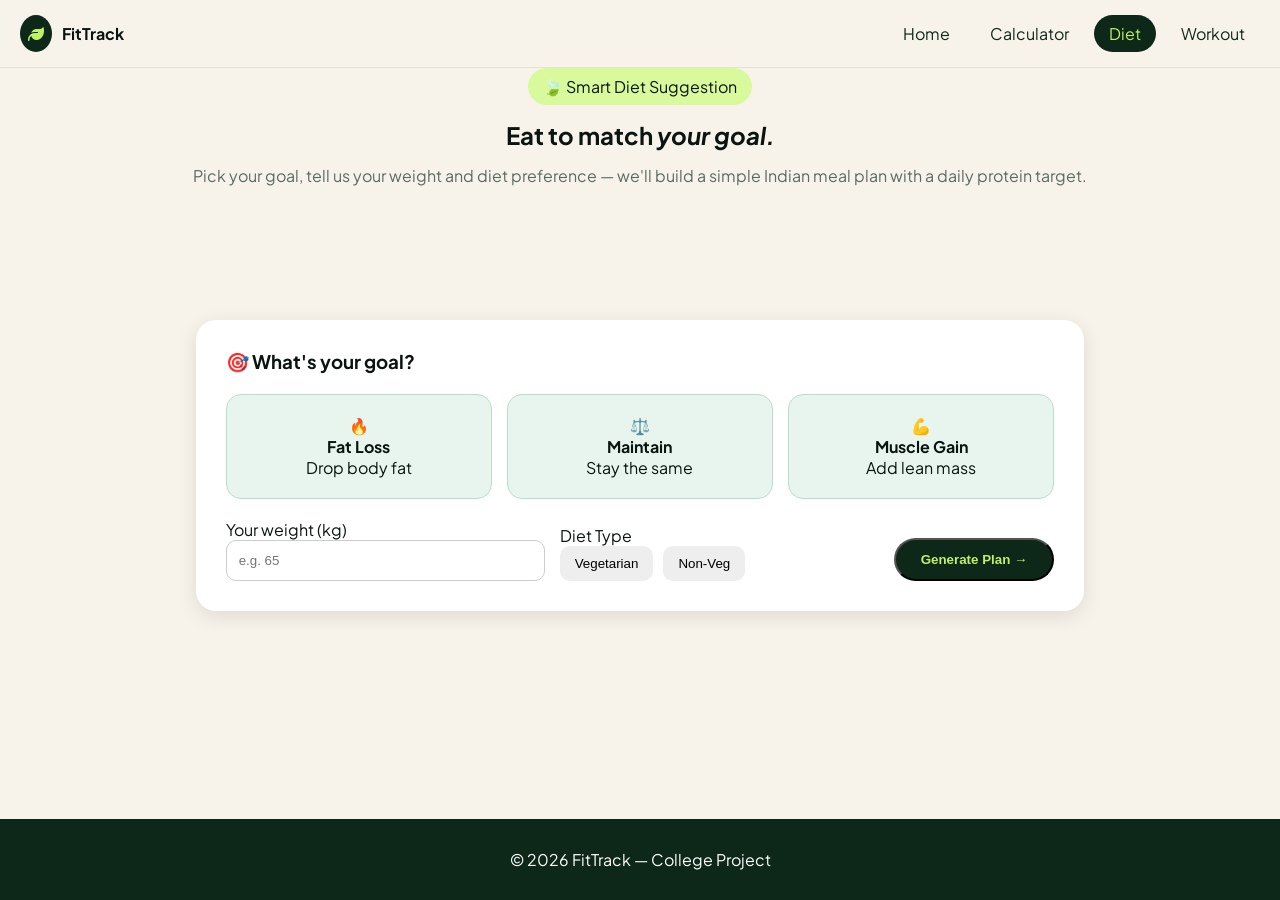
<file: diet.html>
<!DOCTYPE html>
<html lang="en">
<head>
  <meta charset="UTF-8">
  <meta name="viewport" content="width=device-width, initial-scale=1.0">
  <title>Diet Plan — FitTrack</title>

  <!-- Fonts -->
  <link href="https://fonts.googleapis.com/css2?family=Fraunces:wght@400;500&family=Plus+Jakarta+Sans:wght@400;600;700&display=swap" rel="stylesheet">

  <!-- Icons -->
  <link rel="stylesheet" href="https://cdnjs.cloudflare.com/ajax/libs/font-awesome/6.5.1/css/all.min.css">

  <!-- CSS -->
  <link rel="stylesheet" href="style.css">
</head>

<body>

<!-- ===== NAVBAR ===== -->
<nav class="navbar">
  <div class="nav-wrap">
    
    <a href="index.html" class="logo">
      <span class="logo-badge"><i class="fa-solid fa-leaf"></i></span>
      FitTrack
    </a>

    <button class="nav-toggle">
      <i class="fa-solid fa-bars"></i>
    </button>

    <ul class="nav-links">
      <li><a href="index.html">Home</a></li>
      <li><a href="calculator.html">Calculator</a></li>
      <li><a href="diet.html" class="active">Diet</a></li>
      <li><a href="workout.html">Workout</a></li>
    </ul>
  </div>
</nav>

<!-- ===== HERO ===== -->
<section class="diet-hero">
  <div class="container center">
    <span class="badge">🍃 Smart Diet Suggestion</span>

    <h1>Eat to match <em>your goal.</em></h1>

    <p class="hero-sub">
      Pick your goal, tell us your weight and diet preference —
      we'll build a simple Indian meal plan with a daily protein target.
    </p>
  </div>
</section>

<div class="container">

  <div class="diet-card">

    <h3>🎯 What's your goal?</h3>

    <!-- GOAL -->
    <div class="goal-grid">
      <div class="goal-box" data-goal="loss">
        🔥
        <h4>Fat Loss</h4>
        <p>Drop body fat</p>
      </div>

      <div class="goal-box" data-goal="maintain">
        ⚖️
        <h4>Maintain</h4>
        <p>Stay the same</p>
      </div>

      <div class="goal-box" data-goal="gain">
        💪
        <h4>Muscle Gain</h4>
        <p>Add lean mass</p>
      </div>
    </div>

    <!-- INPUT -->
    <div class="diet-inputs">

      <div>
        <label>Your weight (kg)</label>
        <input type="number" id="dietWeight" placeholder="e.g. 65">
      </div>

      <div>
        <label>Diet Type</label>
        <div class="diet-type">
          <button type="button" class="type-btn" data-type="veg">Vegetarian</button>
          <button type="button" class="type-btn" data-type="nonveg">Non-Veg</button>
        </div>
      </div>

      <div class="btn-box">
        <button id="generateBtn" class="btn btn-primary">
          Generate Plan →
        </button>
      </div>

    </div>

  </div>

  <!-- RESULT -->
  <div id="dietResults"></div>

</div>

<!-- ===== FOOTER ===== -->
<footer class="footer">
  <div class="container">
    <div class="footer-bottom">
      © 2026 FitTrack — College Project
    </div>
  </div>
</footer>

<script src="script.js"></script>

<script>
document.addEventListener("DOMContentLoaded", function(){
  if(typeof initDiet === "function"){
    initDiet();
  }
});
</script>
</body>
</html>
</file>
<file: style.css>
:root {
  --cream: #F7F3EA;
  --cream-dark: #EFE8D6;
  --forest: #0D2818;
  --forest-soft: #15402A;
  --emerald: #10B981;
  --lime: #BEF264;
  --lime-soft: #D9F99D;
  --ink: #0A1410;
  --muted: #5A6B63;
  --card: #FFFFFF;
  --border: #E5E1D5;
}

/* RESET */
* {
  margin: 0;
  padding: 0;
  box-sizing: border-box;
}

body {
  font-family: 'Plus Jakarta Sans', sans-serif;
  background: var(--cream);
  color: var(--ink);
  min-height: 100vh;
  display: flex;
  flex-direction: column;
}

footer.footer {
  margin-top: auto;
}

/* CONTAINER */
.container {
  max-width: 1200px;
  margin: auto;
  padding: 0 20px;
}

/* NAVBAR */
.navbar {
  position: sticky;
  top: 0;
  background: rgba(247,243,234,0.9);
  backdrop-filter: blur(10px);
  border-bottom: 1px solid var(--border);
}

.nav-wrap {
  display: flex;
  justify-content: space-between;
  align-items: center;
  padding: 15px 20px;
}

.logo {
  display: flex;
  align-items: center;
  gap: 10px;
  font-weight: 600;
}

.logo-badge {
  background: var(--forest);
  color: var(--lime);
  padding: 8px;
  border-radius: 50%;
}

.nav-links {
  display: flex;
  gap: 10px;
  list-style: none;
}

.nav-links a {
  padding: 8px 15px;
  border-radius: 20px;
  text-decoration: none;
  color: var(--forest);
}

.nav-links a.active,
.nav-links a:hover {
  background: var(--forest);
  color: var(--lime);
}

.nav-toggle {
  display: none;
  font-size: 20px;
  background: none;
  border: none;
}

/* HERO */
.hero {
  padding: 60px 0;
}

.hero-grid {
  display: grid;
  grid-template-columns: 1fr 1fr;
  gap: 40px;
  align-items: center;
}

.hero h1 {
  font-size: 42px;
}

.hero em {
  color: var(--emerald);
}

.hero-sub {
  margin: 15px 0;
  color: var(--muted);
}

.hero-actions {
  display: flex;
  gap: 15px;
  margin: 20px 0;
}

.btn {
  padding: 12px 25px;
  border-radius: 25px;
  text-decoration: none;
  font-weight: 600;
}

.btn-primary {
  background: var(--forest);
  color: var(--lime);
}

.btn-outline {
  border: 2px solid var(--forest);
  color: var(--forest);
}

/* IMAGE */
.hero-visual img {
  width: 100%;
  border-radius: 20px;
}

/* FEATURES */
.feature-grid {
  display: grid;
  grid-template-columns: repeat(3, 1fr);
  gap: 20px;
}

.feature-card {
  background: var(--card);
  padding: 25px;
  border-radius: 20px;
  border: 1px solid var(--border);
  text-align: center;
  transition: 0.3s;
}

.feature-card:hover {
  transform: translateY(-5px);
}

.feature-icon {
  font-size: 25px;
  margin-bottom: 10px;
}

/* FOOTER */
.footer {
  background: var(--forest);
  color: white;
  padding: 30px 0;
  text-align: center;
}

/* WORKOUT PAGE */
.workout-grid {
  display: grid;
  grid-template-columns: repeat(2, 1fr);
  gap: 20px;
}

.workout-card {
  background: white;
  border-radius: 20px;
  overflow: hidden;
  border: 1px solid var(--border);
}

.workout-card img {
  width: 100%;
}

.workout-body {
  padding: 20px;
}

.exercise-list {
  list-style: none;
}

.exercise-list li {
  padding: 8px 0;
  border-bottom: 1px dashed var(--border);
}

/* TABS */
.day-tabs {
  text-align: center;
  margin: 20px 0;
}

.day-tab {
  padding: 10px 20px;
  border-radius: 20px;
  border: 1px solid var(--border);
  background: white;
  margin: 5px;
  cursor: pointer;
}

.day-tab.active {
  background: var(--forest);
  color: var(--lime);
}

/* MOBILE */
@media(max-width:768px) {
  .hero-grid {
    grid-template-columns: 1fr;
  }

  .feature-grid {
    grid-template-columns: 1fr;
  }

  .workout-grid {
    grid-template-columns: 1fr;
  }

  .nav-toggle {
    display: block;
  }

  .nav-links {
    display: none;
    flex-direction: column;
    background: var(--cream);
    position: absolute;
    top: 60px;
    width: 100%;
  }

  .nav-links.open {
    display: flex;
  }
}
.bmi-bar{
  height:10px;
  background:#eee;
  border-radius:10px;
  margin-top:10px;
}

.bmi-fill{
  height:100%;
  border-radius:10px;
  transition:0.5s;
}

.bmi-fill.low{ background:#f59e0b; }
.bmi-fill.ok{ background:#10b981; }
.bmi-fill.high{ background:#f97316; }
.bmi-fill.obese{ background:#ef4444; }

.mini-graph{
  display:flex;
  gap:10px;
  margin-top:20px;
}

.bar{
  width:20px;
  background:#10b981;
  border-radius:5px;
}

.fade-in{
  animation:fade 0.5s ease;
}

@keyframes fade{
  from{opacity:0; transform:translateY(20px);}
  to{opacity:1; transform:translateY(0);}
}
.calc-grid{
  display:grid;
  grid-template-columns: 1fr 1.2fr;
  gap:40px;
}

.results-wrapper{
  display:flex;
  flex-direction:column;
  gap:15px;
}

.results-panel{
  background:white;
  padding:25px;
  border-radius:15px;
  border:1px solid #ddd;
  min-height:300px;
}

@media(max-width:900px){
  .calc-grid{
    grid-template-columns:1fr;
  }
}

.result-grid {
  display: grid;
  grid-template-columns: repeat(2, 1fr);
  gap: 15px;
}

.results-panel {
  margin-top: 10px;
}

/* Cards */
.result-card {
  background: #fff;
  padding: 15px;
  border-radius: 12px;
  box-shadow: 0 4px 15px rgba(0,0,0,0.08);
  text-align: center;
}

/* BMI BAR */
.bmi-bar {
  width: 100%;
  height: 8px;
  background: #eee;
  border-radius: 10px;
  margin-top: 10px;
  overflow: hidden;
}

.bmi-fill {
  height: 100%;
  border-radius: 10px;
}

/* COLORS */
.bmi-fill.low { background: orange; }
.bmi-fill.ok { background: green; }
.bmi-fill.high { background: orange; }
.bmi-fill.obese { background: red; }



.result-grid {
  display: grid;
  grid-template-columns: repeat(3, 1fr);
  gap: 12px;
}

.result-card {
  background: #1a3328;
  color: #fff;
  padding: 18px 14px;
  border-radius: 12px;
  text-align: center;
  overflow: hidden;
}

.result-label {
  font-size: 11px;
  color: #8fb89f;
  text-transform: uppercase;
  letter-spacing: 0.5px;
  margin-bottom: 6px;
  white-space: nowrap;
}

.result-value {
  font-size: 22px;
  font-weight: 700;
  white-space: nowrap;
  color: #ffffff;
}

.results-wrapper {
  background: var(--forest);
  padding: 20px;
  border-radius: 15px;
}

.pie-box {
  margin-top: 20px;
  text-align: center;
  width: 150px;
  margin-left: auto;
  margin-right: auto;
}

.pie-box canvas {
  width: 120px !important;
  height: 120px !important;
}

.bmi-bar {
  height: 6px;
  background: #333;
  margin-top: 8px;
  border-radius: 5px;
}

.bmi-fill {
  height: 100%;
  border-radius: 5px;
}

.bmi-fill.low { background: blue; }
.bmi-fill.ok { background: green; }
.bmi-fill.high { background: orange; }
.bmi-fill.obese { background: red; }

.bmi-badge {
  display: inline-block;
  margin-top: 5px;
  padding: 3px 10px;
  font-size: 10px;
  border-radius: 20px;
  background: rgba(255,255,255,0.15);
  color: #d4f5e0;
  letter-spacing: 0.5px;
  white-space: nowrap;
}

/* ===== SUGGESTION BOX ===== */
.suggestion-box {
  display: flex;
  align-items: center;
  gap: 12px;
  margin-top: 16px;
  background: #1a2e22;
  border-radius: 12px;
  padding: 14px 18px;
  color: #e2f0e8;
  font-size: 14px;
  line-height: 1.5;
}

.suggestion-icon {
  font-size: 22px;
  flex-shrink: 0;
}

.suggestion-box strong {
  color: #ffffff;
}

/* ===== DIET PAGE ===== */

.center{
  text-align:center;
}

.badge{
  background:#d9f99d;
  padding:8px 15px;
  border-radius:20px;
  display:inline-block;
  margin-bottom:15px;
}

.diet-card{
  background:white;
  padding:30px;
  border-radius:20px;
  box-shadow:0 5px 20px rgba(0,0,0,0.1);
  margin-top:30px;
}

.goal-grid{
  display:grid;
  grid-template-columns:repeat(3,1fr);
  gap:15px;
  margin:20px 0;
}

.goal-box{
  background:#e8f5ee;
  border: 1px solid #b6dfc8;
  padding:20px;
  border-radius:15px;
  text-align:center;
  cursor:pointer;
  transition:0.3s;
}

.goal-box.active{
  background:#0f3d2e;
  color:#fff;
}

.diet-inputs{
  display:grid;
  grid-template-columns:1fr 1fr auto;
  gap:15px;
  align-items:end;
}

.diet-inputs input{
  width:100%;
  padding:12px;
  border-radius:10px;
  border:1px solid #ccc;
}

.diet-type{
  display:flex;
  gap:10px;
}

.type-btn{
  padding:10px 15px;
  border-radius:10px;
  border:none;
  background:#eee;
  cursor:pointer;
}

.type-btn.active{
  background:#0f3d2e;
  color:#fff;
}

.btn-box{
  display:flex;
  align-items:end;
}

#dietResults{
  margin-top:30px;
}

.result-card{
  background:#0f3d2e;
  color:#fff;
  padding:20px;
  border-radius:15px;
}

.goal-box.active{
  background:#0f3d2e;
  color:#fff;
}

.type-btn.active{
  background:#0f3d2e;
  color:#fff;
}

.plan-summary{
  display:grid;
  grid-template-columns:repeat(4,1fr);
  background:#0f3d2e;
  color:#fff;
  padding:20px;
  border-radius:15px;
  margin-top:30px;
}

.meal-grid{
  display:grid;
  grid-template-columns:repeat(3,1fr);
  gap:15px;
  margin-top:20px;
}

.meal-card{
  background:#e8f5ee;
  border: 1px solid #b6dfc8;
  padding:15px;
  border-radius:10px;
}

.meal-card h4 {
  color: #0f3d2e;
  margin-bottom: 8px;
  font-size: 15px;
}

.meal-card ul {
  list-style: none;
  padding: 0;
}

.meal-card ul li {
  padding: 4px 0;
  color: #1a4d35;
  font-size: 14px;
}

.meal-card ul li::before {
  content: "• ";
  color: #10b981;
  font-weight: bold;
}

.protein-note{
  margin-top:20px;
  background:#d9f99d;
  padding:15px;
  border-radius:10px;
}

/* ===== CALCULATOR FORM STYLING ===== */

.calc-hero {
  padding: 50px 0 30px;
}

.calc-hero h1 {
  font-size: 38px;
  font-family: 'Fraunces', serif;
}

.calc-hero em {
  color: var(--emerald);
}

.calc-form {
  background: white;
  padding: 30px;
  border-radius: 20px;
  box-shadow: 0 5px 20px rgba(0,0,0,0.08);
}

.calc-form h3 {
  font-size: 18px;
  margin-bottom: 20px;
  color: var(--forest);
  display: flex;
  align-items: center;
  gap: 8px;
}

.form-row {
  display: grid;
  grid-template-columns: 1fr 1fr;
  gap: 15px;
}

.form-group {
  margin-bottom: 18px;
}

.form-group label {
  display: block;
  font-size: 13px;
  font-weight: 600;
  color: var(--muted);
  margin-bottom: 8px;
  text-transform: uppercase;
  letter-spacing: 0.5px;
}

.form-group input[type="number"],
.form-group select {
  width: 100%;
  padding: 12px 15px;
  border: 1.5px solid var(--border);
  border-radius: 12px;
  font-family: 'Plus Jakarta Sans', sans-serif;
  font-size: 15px;
  background: #fafafa;
  color: var(--ink);
  transition: border-color 0.2s, box-shadow 0.2s;
  outline: none;
  appearance: none;
  -webkit-appearance: none;
}

.form-group input[type="number"]:focus,
.form-group select:focus {
  border-color: var(--emerald);
  box-shadow: 0 0 0 3px rgba(16, 185, 129, 0.12);
  background: white;
}

.form-group select {
  background-image: url("data:image/svg+xml,%3Csvg xmlns='http://www.w3.org/2000/svg' width='12' height='12' viewBox='0 0 12 12'%3E%3Cpath fill='%235A6B63' d='M6 8L1 3h10z'/%3E%3C/svg%3E");
  background-repeat: no-repeat;
  background-position: right 14px center;
  padding-right: 38px;
  cursor: pointer;
}

/* SEGMENTED GENDER CONTROL */
.segmented {
  display: flex;
  gap: 0;
  background: #f3efe6;
  border-radius: 12px;
  padding: 4px;
}

.segmented input[type="radio"] {
  display: none;
}

.segmented label {
  flex: 1;
  text-align: center;
  padding: 10px 15px;
  border-radius: 9px;
  cursor: pointer;
  font-size: 14px;
  font-weight: 600;
  color: var(--muted);
  transition: all 0.2s;
  margin: 0;
  text-transform: none;
  letter-spacing: 0;
}

.segmented input[type="radio"]:checked + label {
  background: var(--forest);
  color: var(--lime);
  box-shadow: 0 2px 8px rgba(13, 40, 24, 0.2);
}

/* SUBMIT BUTTON */
.calc-form .btn-primary {
  width: 100%;
  text-align: center;
  justify-content: center;
  border: none;
  cursor: pointer;
  font-family: 'Plus Jakarta Sans', sans-serif;
  font-size: 15px;
  margin-top: 5px;
  padding: 14px;
  transition: opacity 0.2s, transform 0.2s;
}

.calc-form .btn-primary:hover {
  opacity: 0.9;
  transform: translateY(-1px);
}

/* ERROR MESSAGE */
.error-msg {
  margin-top: 10px;
  color: #ef4444;
  font-size: 13px;
  font-weight: 600;
}

/* RESULTS TITLE */
.results-title {
  font-size: 18px;
  color: #ffffff;
  display: flex;
  align-items: center;
  gap: 8px;
  margin-bottom: 5px;
}

/* RESULT EMPTY STATE */
.result-empty {
  display: flex;
  flex-direction: column;
  align-items: center;
  justify-content: center;
  height: 200px;
  color: var(--muted);
  font-size: 15px;
}

.feature-card {
  text-decoration: none;
  color: inherit;
  display: block;
}

.feature-card:hover {
  color: inherit;
}

.logo {
  text-decoration: none;
  color: inherit; /* same color as navbar */
  font-weight: 700;
}

.calc-page .logo {
  color: inherit;
  text-decoration: none;
}
/* ===== CONTACT SECTION ===== */
.contact-section {
  padding: 60px 0;
  background: var(--cream);
}

.contact-grid {
  display: grid;
  grid-template-columns: repeat(2, 1fr);
  gap: 20px;
  max-width: 700px;
  margin: 0 auto;
}

.contact-card {
  background: var(--card);
  border: 1px solid var(--border);
  border-radius: 18px;
  padding: 22px 20px;
  display: flex;
  align-items: center;
  gap: 16px;
  transition: transform 0.25s, box-shadow 0.25s;
}

.contact-card:hover {
  transform: translateY(-4px);
  box-shadow: 0 10px 30px rgba(13,40,24,0.10);
}

.contact-icon-wrap {
  background: var(--forest);
  color: var(--lime);
  width: 46px;
  height: 46px;
  border-radius: 50%;
  display: flex;
  align-items: center;
  justify-content: center;
  font-size: 17px;
  flex-shrink: 0;
}

.contact-info {
  display: flex;
  flex-direction: column;
  gap: 4px;
  min-width: 0;
}

.contact-label {
  font-size: 11px;
  font-weight: 700;
  color: var(--muted);
  text-transform: uppercase;
  letter-spacing: 0.6px;
}

.contact-value {
  font-size: 14px;
  font-weight: 600;
  color: var(--forest);
  text-decoration: none;
  word-break: break-word;
  transition: color 0.2s;
}

.contact-value:hover {
  color: var(--emerald);
}

@media(max-width: 600px) {
  .contact-grid {
    grid-template-columns: 1fr;
  }
}

/* ===== REST BANNER ===== */
.rest-banner {
  background: var(--forest);
  border-radius: 24px;
  padding: 36px;
  margin: 40px 0 50px;
  color: white;
}

.rest-header {
  display: flex;
  align-items: center;
  gap: 18px;
  margin-bottom: 30px;
}

.rest-icon {
  font-size: 40px;
  line-height: 1;
}

.rest-header h3 {
  font-size: 24px;
  font-family: 'Fraunces', serif;
  color: var(--lime);
  margin-bottom: 4px;
}

.rest-sub {
  color: #8fb89f;
  font-size: 14px;
}

.rest-grid {
  display: grid;
  grid-template-columns: repeat(3, 1fr);
  gap: 16px;
}

.rest-card {
  background: rgba(255,255,255,0.07);
  border: 1px solid rgba(190,242,100,0.15);
  border-radius: 16px;
  padding: 20px 18px;
  transition: background 0.25s, transform 0.25s;
}

.rest-card:hover {
  background: rgba(255,255,255,0.12);
  transform: translateY(-3px);
}

.rest-card-icon {
  font-size: 26px;
  display: block;
  margin-bottom: 10px;
}

.rest-card h4 {
  font-size: 15px;
  font-weight: 700;
  color: var(--lime);
  margin-bottom: 6px;
}

.rest-card p {
  font-size: 13px;
  color: #b0ccba;
  line-height: 1.6;
}

@media(max-width: 768px) {
  .rest-grid {
    grid-template-columns: 1fr 1fr;
  }
}

@media(max-width: 480px) {
  .rest-grid {
    grid-template-columns: 1fr;
  }
  .rest-banner {
    padding: 24px 18px;
  }
}
</file>
